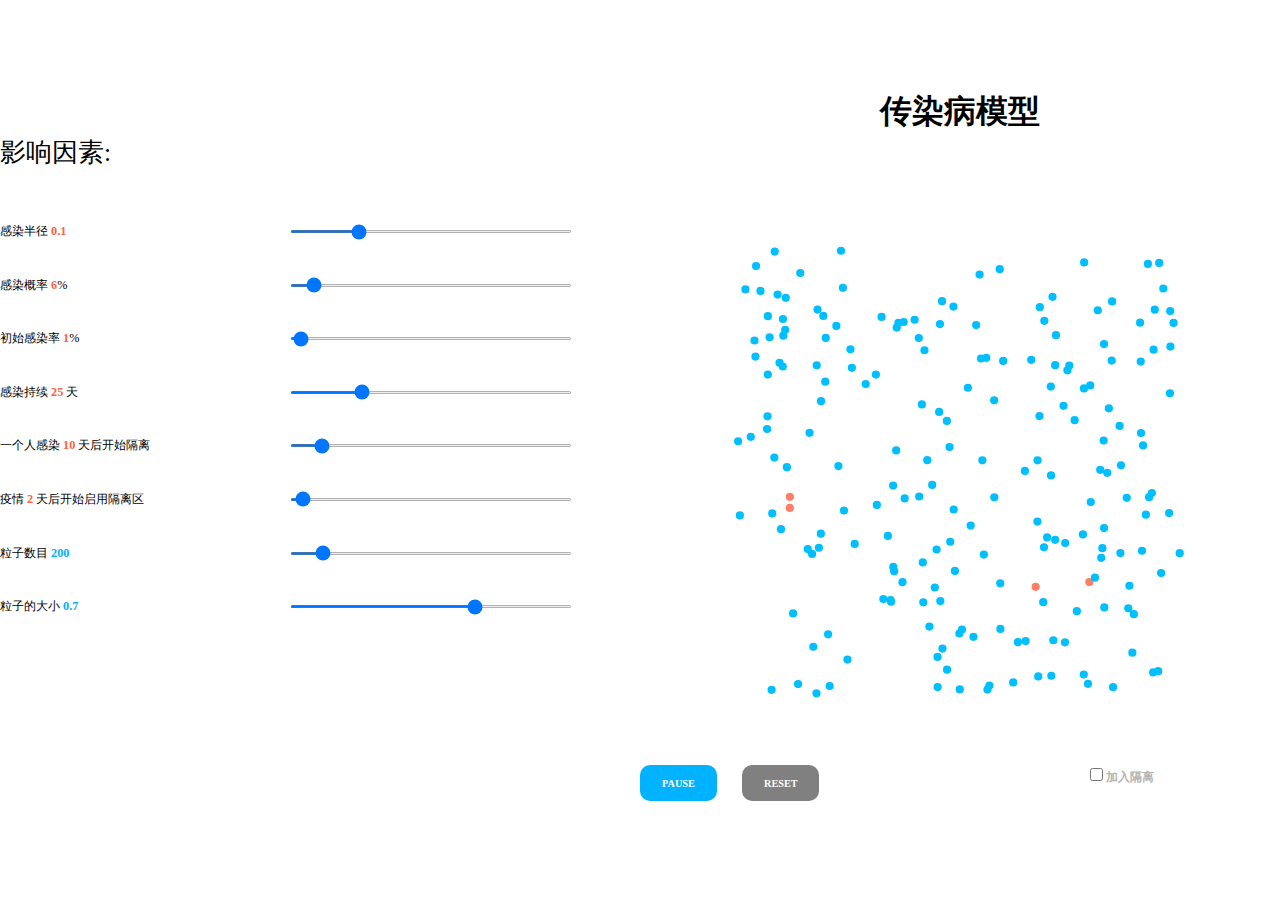
<file: scatter/simulation.html>
<html>

<head>
  <title>Epidemic Simulation</title>
  <script src="js/jquery.min.js"></script>

  <script>
    (function (i, s, o, g, r, a, m) {
      i['GoogleAnalyticsObject'] = r; i[r] = i[r] || function () {
        (i[r].q = i[r].q || []).push(arguments)
      }, i[r].l = 1 * new Date(); a = s.createElement(o),
        m = s.getElementsByTagName(o)[0]; a.async = 1; a.src = g; m.parentNode.insertBefore(a, m)
    })(window, document, 'script', 'js/analytics.js', 'ga');

    ga('create', 'UA-103589215-2', 'auto');
    ga('send', 'pageview');
  </script>


</head>

<body style='margin:0px; display: block; background: rgb(255, 255, 255);'>
  <!-- 页面布局 -->
  <div id="containAll"
    style='margin:0px;width:100%; height: 100%; font-size: 0; display: inline-block; position: relative; background: rgb(255, 255, 255);'>


    <!-- 左功能区 -->
    <div id="MainBlock1"
      style='margin:0px;width:0%; height: 100%;overflow: hidden;position: relative; z-index: 1;display: inline-block; '>
      <div id="mainA1HSpacer1"
        style='margin:0px;width:100%; height:0%;overflow: hidden;position: relative; z-index: 1;display: inline-block; '>
      </div>

      <!-- 滑动条 -->
      <div id="plotGraphH"
        style="width: 100%; height: 20%; overflow: hidden;position: relative; z-index: 1; display: inline-block;">
      </div>
      <div id="parametersH"
        style='margin:0px;width:100%; height:19%;overflow: hidden;position: relative; z-index: 1;display: inline-block;'>
        <div id="parametersTitleText"
          style='margin-bottom:25px;width:100%; height:17%;overflow: hidden;position: relative; z-index: 1;display: inline-block; font-family: Source Sans Pro; font-size: 80vmax; color: rgb(0, 0, 0);'>
          影响因素:
        </div>
        <div id="parametersListH"
          style='margin:0px;width:100%; height:83%;overflow-y: auto;position: relative; z-index: 1;display: inline-block; font-family: Source Sans Pro; font-size: 1.7vmax; color: black;'>
        </div>
      </div>
    </div>


    <!-- 右功能区 -->
    <div id="MainBlock2"
      style='margin:0px;width:92%; height: 100%;overflow: hidden;position: relative; z-index: 1;display: inline-block; '>
      <div id="mainB2HSpacer1"
        style='margin:0px;width:100%; height: 1%;overflow: hidden;position: relative; z-index: 1;display: inline-block; '>
      </div>

      <div id="titleH"
        style='margin:0px;width:100%; height: 7%; position: relative; z-index: 1;display: inline-block; '>
        <div colspan="8" id='maintitle'
          style="text-align: center; vertical-align: bottom; font-size: 2.4vmax; color: black;"> </div>
      </div>

      <div id="mainB2HSpacer2"
        style='margin:0px;width:100%; height:2%;overflow: hidden;position: relative; z-index: 1;display: inline-block; pointer-events: none; '>
      </div>

      <br />

      <!-- 功能区 -->
      <div id="simpleCaseGraphH"
        style="width: 100%; height: 35%; overflow: hidden;position: absolute; z-index: 1;display: inline-block;"></div>
      <div id="centralLocationCaseGraphH"
        style="width: 100%; height: 35%; visibility: hidden; overflow: hidden;position: absolute; z-index: 1;display: inline-block;">
      </div>
      <div id="communitiesCaseGraphH"
        style="width: 100%; height: 35%; visibility: hidden; overflow: hidden;position: absolute; z-index: 1;display: inline-block;">
      </div>
      <div id="simpleCaseGraph&QH"
        style="width: 100%; height: 35%; visibility: hidden; overflow: hidden;position: absolute; z-index: 1; display: inline-block;">
      </div>
      <div id="centralLocationQuarantineCaseGraphH"
        style="width: 100%; height: 35%; visibility: hidden; overflow: hidden;position: absolute; z-index: 1; display: inline-block;">
      </div>
      <div id="communitiesQuarantineCaseGraphH"
        style="width: 100%; height: 35%; visibility: hidden; overflow: hidden;position: relative; z-index: 1; display: inline-block;">
      </div>

      
      <!-- 按键 -->
      <div id="play-Info-QuarantineH"
        style='margin:0px;width:100%; height:3.5%; position: relative; z-index: 1;display: inline-block; color: hsla(190, 0%, 70%, 1); font-family: Source Sans Pro;'>
        <!-- 暂停 && 重置 -->
        <div id="playButtonH"
          style="width: 15%; height: 100%; position: relative; z-index: 1;display: inline-block; overflow: hidden;">
          <input id='playbutton' onclick="playpauseSim(event)" value='PAUSE' list="brow"
            style="border: 0px solid rgb(255,255,255);  border-radius: 10px; width: 100%; height: 100%; text-align: center; font-family: Source Sans Pro; font-weight: bold; font-size: 1.5vmax; background: hsla(198,100%,50%,1); color: hsla(0, 0%, 100%, 1); cursor: pointer; user-select: none; pointer-events: auto; overflow: hidden; outline: none;"
            readonly></input>
        </div>
        <div id="play-Info-QuarantineHSpacer1"
          style='margin:0px;width:2%; height:100%;overflow: hidden;position: relative; z-index: 1;display: inline-block; '>
        </div>
        <div id="resetButtonH"
          style="width: 15%; height: 100%; position: relative; z-index: 1;display: inline-block; overflow: hidden;">
          <input id='resetbutton' onclick="resetSim(event)" value='RESET' list="brow"
            style="border: 0px solid hsla(0, 0%, 70%, 1);  border-radius: 10px; width: 100%; height: 100%; text-align: center; font-family: Source Sans Pro; font-weight: bold; font-size: 1.5vmax; background: hsla(198,0%,50%,1); color: hsla(0, 0%, 100%, 1); cursor: pointer; user-select: none; pointer-events: auto; overflow: hidden; outline: none;"
            readonly></input>
        </div>
        <!-- 隔离 -->
        <div id="quarantineH"
          style="width: 30%; height: 100%; position: relative; z-index: 1;display: inline-block; overflow: hidden; text-align: center;">
          <input onchange="handleQClick(event)" type="checkbox" id="quarantinecheck" name="quarantinecheck"
            value="quarantinecheck"><label id="quarantinecheckLabel" for="quarantinecheck"
            style="color: var(--themeinfected); font-size: 1.5vmax; font-weight: bold;">加入隔离</label>
        </div>
      </div>

    </div>



  </div>

  <script src="js/func.js"></script>



</body>
<html>
</file>
